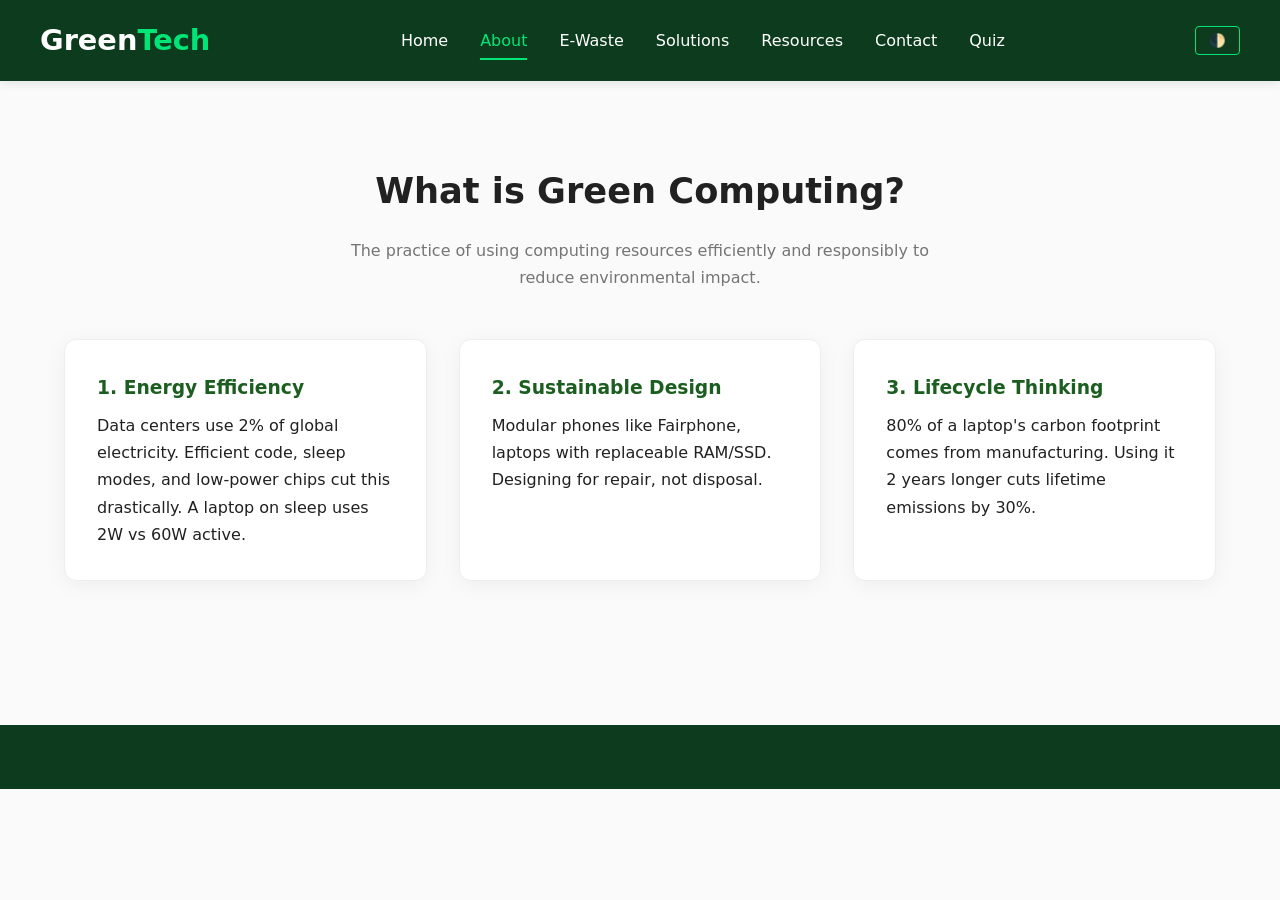
<file: about.html>
<!DOCTYPE html>
<html lang="en">

<head>
    <meta charset="UTF-8">
    <meta name="viewport" content="width=device-width, initial-scale=1.0">
    <title>About Green Computing | GreenTech Buea</title>
    <link rel="stylesheet" href="css/style.css">
</head>

<body>
    <header>
        <div class="container nav">
            <div class="logo">Green<span>Tech</span></div>
            <nav>
                <ul>
                    <li><a href="index.html" target="_blank">Home</a></li>
                    <li><a href="about.html" target="_blank">About</a></li>
                    <li><a href="ewaste.html" target="_blank">E-Waste</a></li>
                    <li><a href="solutions.html" target="_blank">Solutions</a></li>
                    <li><a href="resources.html" target="_blank">Resources</a></li>
                    <li><a href="contact.html" target="_blank">Contact</a></li>
                    <li><a href="quiz.html" target="_blank">Quiz</a></li>
                </ul>
            </nav>
            <button class="theme-toggle" onclick="toggleDarkMode()">🌓</button>
        </div>
    </header>

    <section>
        <div class="container">
            <h2>What is Green Computing?</h2>
            <p class="section-subtitle">The practice of using computing resources efficiently and responsibly to reduce environmental impact.</p>

            <div class="grid-3">
                <div class="card">
                    <h3>1. Energy Efficiency</h3>
                    <p>Data centers use 2% of global electricity. Efficient code, sleep modes, and low-power chips cut this drastically. A laptop on sleep uses 2W vs 60W active.</p>
                </div>
                <div class="card">
                    <h3>2. Sustainable Design</h3>
                    <p>Modular phones like Fairphone, laptops with replaceable RAM/SSD. Designing for repair, not disposal.</p>
                </div>
                <div class="card">
                    <h3>3. Lifecycle Thinking</h3>
                    <p>80% of a laptop's carbon footprint comes from manufacturing. Using it 2 years longer cuts lifetime emissions by 30%.</p>
                </div>
            </div>
        </div>
    </section>

    <footer>
        <!-- Same footer as index.html -->
    </footer>
    <script src="js/main.js"></script>
</body>

</html>
</file>
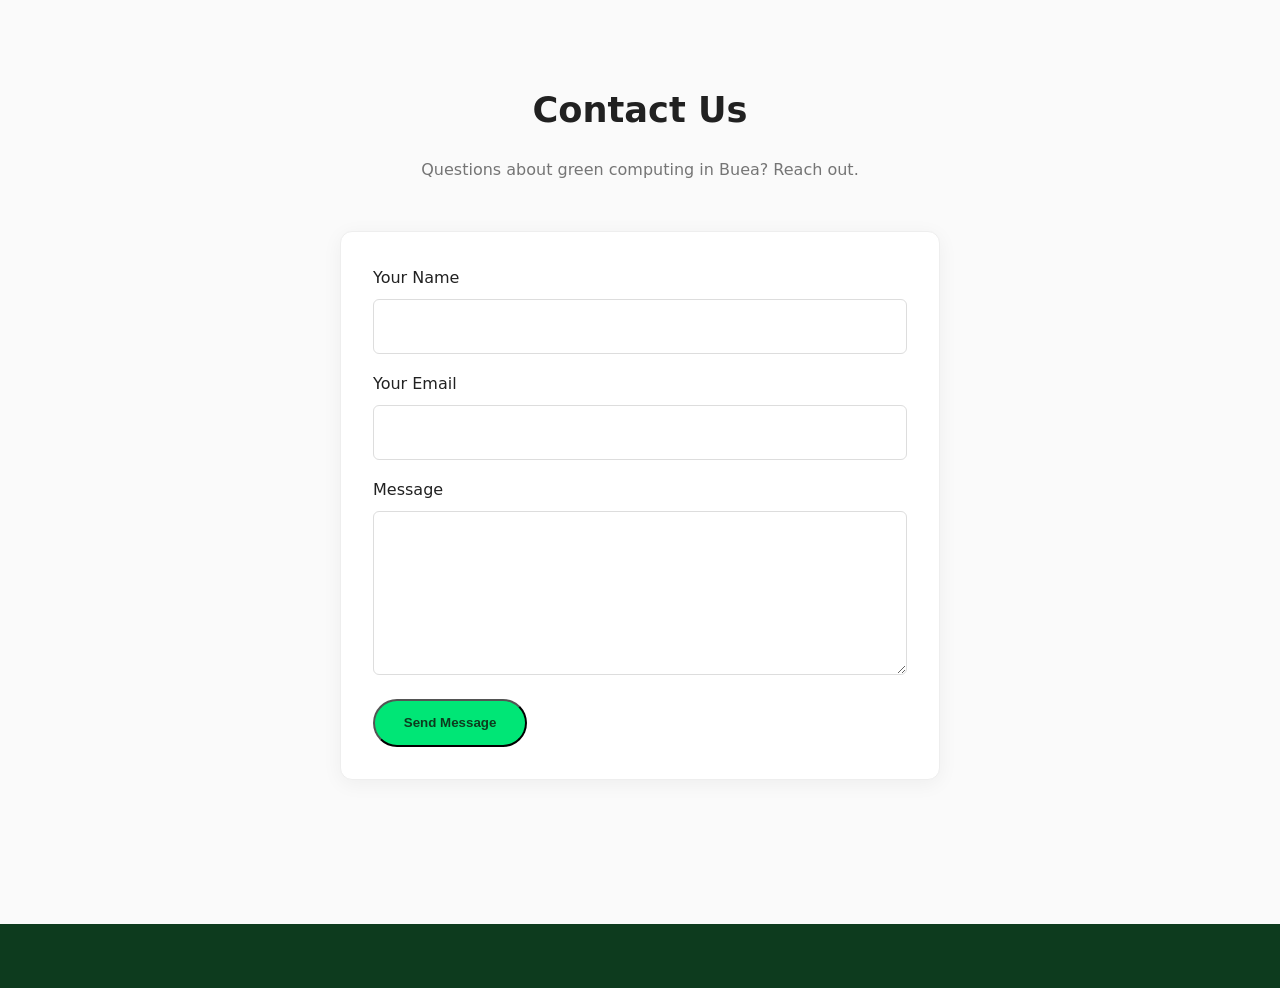
<file: contact.html>
<!DOCTYPE html>
<html lang="en">

<head>
    <meta charset="UTF-8">
    <meta name="viewport" content="width=device-width, initial-scale=1.0">
    <title>Contact | GreenTech Buea</title>
    <link rel="stylesheet" href="css/style.css">
</head>

<body>
    <header>
        <!-- Same header -->
    </header>

    <section>
        <div class="container">
            <h2>Contact Us</h2>
            <p class="section-subtitle">Questions about green computing in Buea? Reach out.</p>

            <div class="card" style="max-width: 600px; margin: 0 auto;">
                <form action="https://formspree.io/f/maqvqzqr" method="POST">
                    <label>Your Name</label>
                    <input type="text" name="name" required>

                    <label>Your Email</label>
                    <input type="email" name="_replyto" required>

                    <label>Message</label>
                    <textarea name="message" rows="5" required></textarea>

                    <!-- Anti-spam field - hidden from humans -->
                    <input type="text" name="_gotcha" style="display:none">

                    <button type="submit" class="btn">Send Message</button>
                </form>
            </div>

    </section>

    <footer>
        <!-- Same footer -->
    </footer>
    <script src="js/main.js"></script>
</body>

</html>
</file>
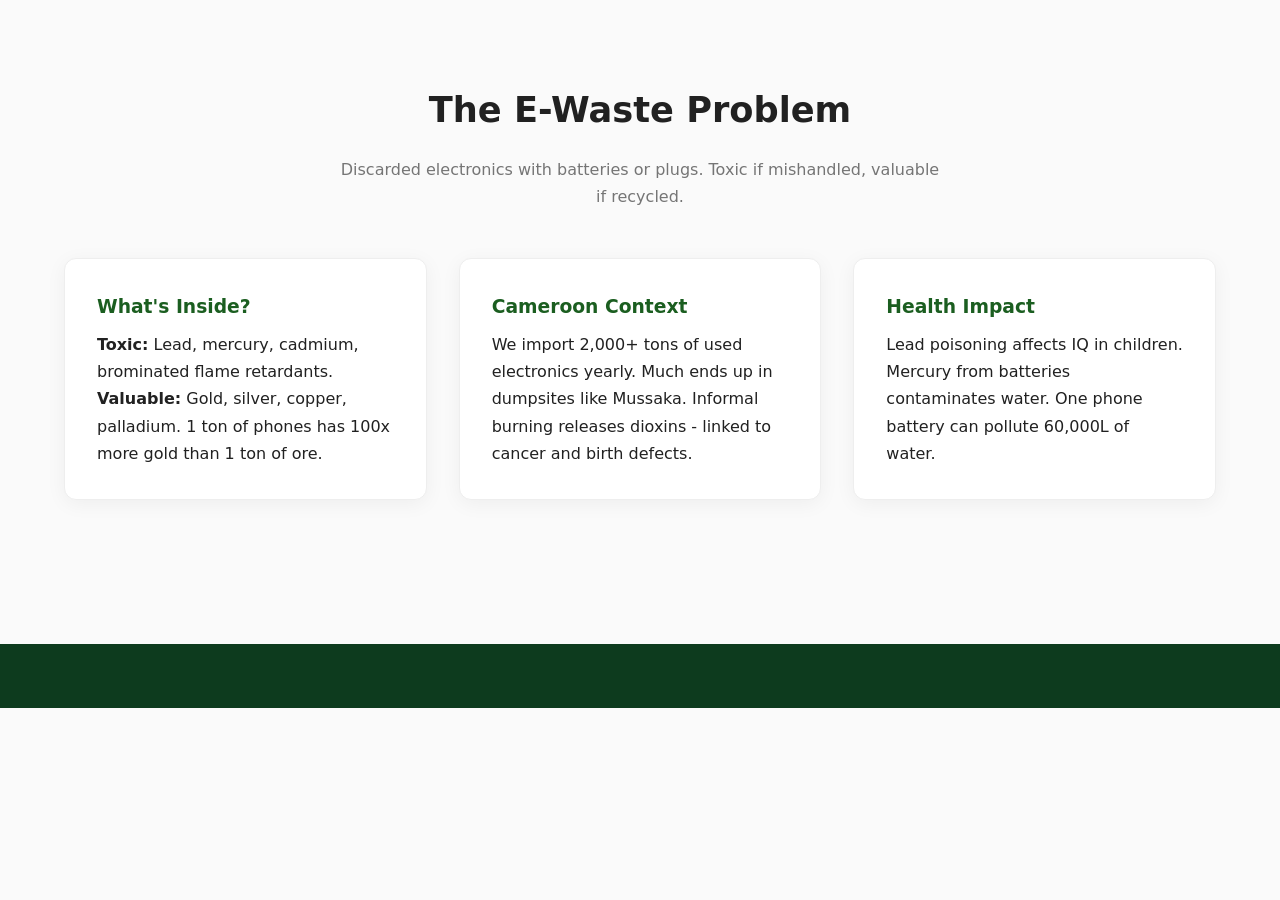
<file: ewaste.html>
<!DOCTYPE html>
<html lang="en">

<head>
    <meta charset="UTF-8">
    <meta name="viewport" content="width=device-width, initial-scale=1.0">
    <title>E-Waste Crisis | GreenTech Buea</title>
    <link rel="stylesheet" href="css/style.css">
</head>

<body>
    <header>
        <!-- Same header -->
    </header>

    <section>
        <div class="container">
            <h2>The E-Waste Problem</h2>
            <p class="section-subtitle">Discarded electronics with batteries or plugs. Toxic if mishandled, valuable if recycled.</p>

            <div class="grid-3">
                <div class="card">
                    <h3>What's Inside?</h3>
                    <p><strong>Toxic:</strong> Lead, mercury, cadmium, brominated flame retardants.<br>
                        <strong>Valuable:</strong> Gold, silver, copper, palladium. 1 ton of phones has 100x more gold than 1 ton of ore.</p>
                </div>
                <div class="card">
                    <h3>Cameroon Context</h3>
                    <p>We import 2,000+ tons of used electronics yearly. Much ends up in dumpsites like Mussaka. Informal burning releases dioxins - linked to cancer and birth defects.</p>
                </div>
                <div class="card">
                    <h3>Health Impact</h3>
                    <p>Lead poisoning affects IQ in children. Mercury from batteries contaminates water. One phone battery can pollute 60,000L of water.</p>
                </div>
            </div>
        </div>
    </section>

    <footer>
        <!-- Same footer -->
    </footer>
    <script src="js/main.js"></script>
</body>

</html>
</file>
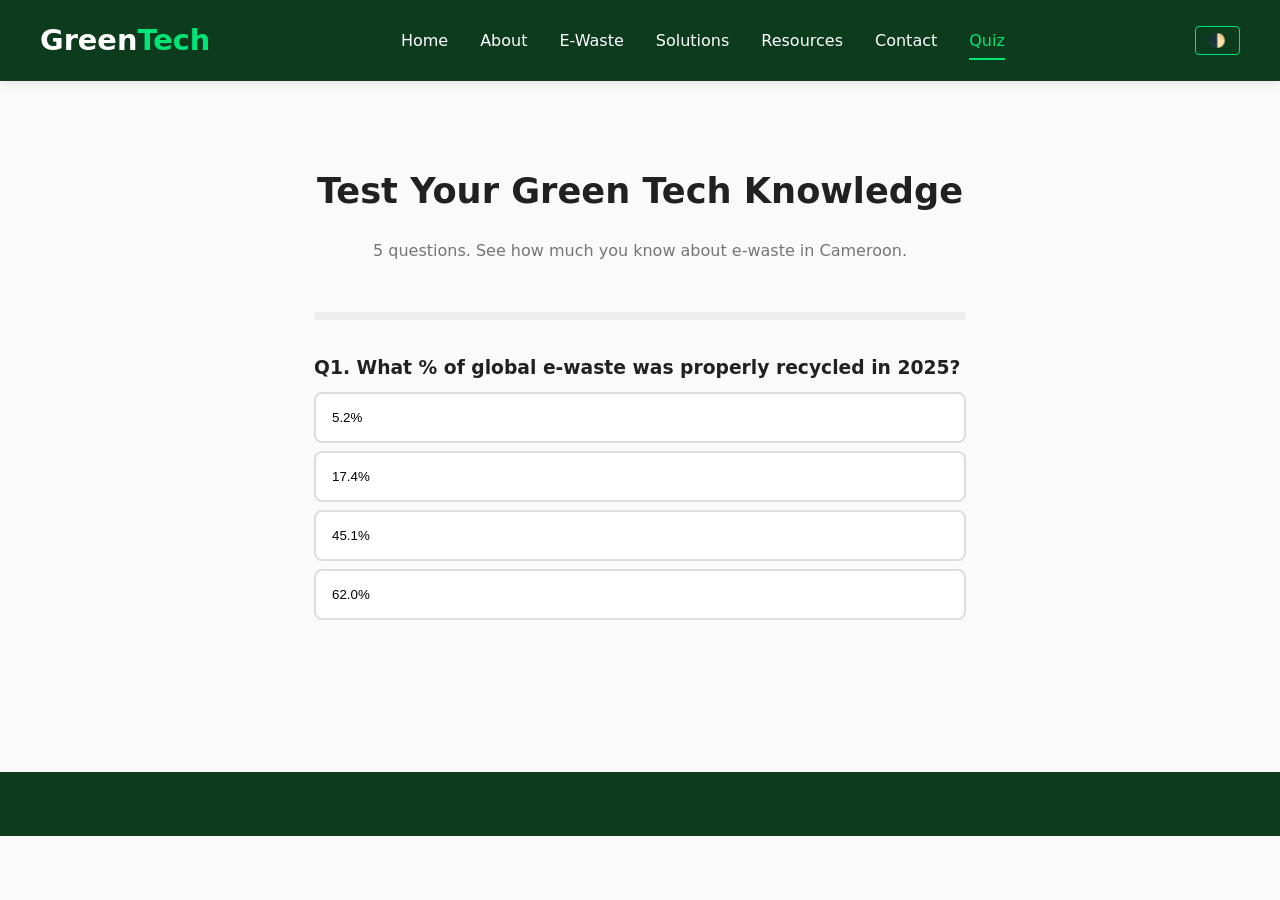
<file: quiz.html>
<!DOCTYPE html>
<html lang="en">

<head>
    <meta charset="UTF-8">
    <meta name="viewport" content="width=device-width, initial-scale=1.0">
    <title>Green Computing Quiz | GreenTech Buea</title>
    <link rel="stylesheet" href="css/style.css">
    <style>
        .quiz-container {
            max-width: 700px;
            margin: 0 auto;
        }
        
        .question {
            display: none;
        }
        
        .question.active {
            display: block;
        }
        
        .options button {
            display: block;
            width: 100%;
            text-align: left;
            background: white;
            border: 2px solid #ddd;
            padding: 1rem;
            margin: 0.5rem 0;
            border-radius: 8px;
            cursor: pointer;
            transition: 0.2s;
        }
        
        body.dark.options button {
            background: var(--gray-800);
            border-color: #444;
        }
        
        .options button:hover {
            border-color: var(--green-500);
        }
        
        .options button.correct {
            background: #c8e6c9;
            border-color: #2e7d32;
        }
        
        .options button.wrong {
            background: #ffcdd2;
            border-color: #c62828;
        }
        
        #quiz-result {
            display: none;
            text-align: center;
        }
        
        .progress {
            height: 8px;
            background: #eee;
            border-radius: 4px;
            margin: 2rem 0;
        }
        
        .progress-bar {
            height: 100%;
            background: var(--accent);
            width: 0%;
            border-radius: 4px;
            transition: 0.3s;
        }
    </style>
</head>

<body>
    <header>
        <div class="container nav">
            <div class="logo">Green<span>Tech</span></div>
            <nav>
                <ul>
                    <li><a href="index.html">Home</a></li>
                    <li><a href="about.html">About</a></li>
                    <li><a href="ewaste.html">E-Waste</a></li>
                    <li><a href="solutions.html">Solutions</a></li>
                    <li><a href="resources.html">Resources</a></li>
                    <li><a href="contact.html">Contact</a></li>
                    <li><a href="quiz.html">Quiz</a></li>
                </ul>
            </nav>
            <button class="theme-toggle" onclick="toggleDarkMode()">🌓</button>
        </div>
    </header>

    <section>
        <div class="container quiz-container">
            <h2>Test Your Green Tech Knowledge</h2>
            <p class="section-subtitle">5 questions. See how much you know about e-waste in Cameroon.</p>

            <div class="progress">
                <div class="progress-bar" id="progress"></div>
            </div>

            <div id="quiz-box"></div>

            <div id="quiz-result">
                <h3>Your Score: <span id="score"></span>/5</h3>
                <p id="result-message"></p>
                <button class="btn" onclick="restartQuiz()">Try Again</button>
                <a href="solutions.html" class="btn" style="background:var(--green-700); margin-left:1rem;">Learn More</a>
            </div>
        </div>
    </section>

    <footer>
        <!-- Same footer as other pages -->
    </footer>
    <script src="js/main.js"></script>
    <script>
        const quizData = [{
            q: "What % of global e-waste was properly recycled in 2025?",
            options: ["5.2%", "17.4%", "45.1%", "62.0%"],
            answer: 1,
            explain: "Only 17.4% was documented as formally recycled. The rest is dumped, burned, or hoarded."
        }, {
            q: "Which item is NOT considered e-waste?",
            options: ["Broken laptop", "Dead phone battery", "Plastic water bottle", "Old printer"],
            answer: 2,
            explain: "E-waste = electronics with a plug or battery. Water bottles are plastic waste, not e-waste."
        }, {
            q: "How much of a laptop's total CO₂ footprint comes from manufacturing it?",
            options: ["~20%", "~50%", "~80%", "~5%"],
            answer: 2,
            explain: "About 80% comes from mining, factories, and shipping. That's why using devices longer matters most."
        }, {
            q: "Where can you safely drop off e-waste in Molyko, Buea?",
            options: ["Any roadside bin", "MTN Service Center", "Burn it behind your house", "Buea Town market"],
            answer: 1,
            explain: "MTN and Orange shops in Buea have e-waste collection. Never burn it - releases toxic fumes."
        }, {
            q: "Dark mode on OLED phones saves energy because...",
            options: ["Black pixels use less power", "The phone runs slower", "It blocks internet", "Green color is efficient"],
            answer: 0,
            explain: "On OLED screens, black pixels are actually turned off. So dark mode can save 10-30% battery."
        }];

        let currentQ = 0,
            score = 0;

        function loadQuiz() {
            const box = document.getElementById('quiz-box');
            box.innerHTML = '';
            quizData.forEach((item, i) => {
                        const div = document.createElement('div');
                        div.className = 'question' + (i === 0 ? ' active' : '');
                        div.innerHTML = `
                    <h3>Q${i+1}. ${item.q}</h3>
                    <div class="options">
                        ${item.options.map((opt, j) =>
                            `<button onclick="checkAnswer(${i}, ${j}, this)">${opt}</button>`
                        ).join('')}
                    </div>
                    <p class="explain" style="display:none; margin-top:1rem; color:var(--text-light);"></p>
                `;
                box.appendChild(div);
            });
            updateProgress();
        }

        function checkAnswer(qIndex, optIndex, btn) {
            const question = quizData[qIndex];
            const buttons = btn.parentNode.querySelectorAll('button');
            const explain = btn.parentNode.nextElementSibling;

            buttons.forEach(b => b.disabled = true);

            if (optIndex === question.answer) {
                btn.classList.add('correct');
                score++;
            } else {
                btn.classList.add('wrong');
                buttons[question.answer].classList.add('correct');
            }

            explain.textContent = question.explain;
            explain.style.display = 'block';

            setTimeout(() => {
                if (currentQ < quizData.length - 1) {
                    document.querySelectorAll('.question')[currentQ].classList.remove('active');
                    currentQ++;
                    document.querySelectorAll('.question')[currentQ].classList.add('active');
                    updateProgress();
                } else {
                    showResult();
                }
            }, 1500);
        }

        function updateProgress() {
            document.getElementById('progress').style.width = `${(currentQ / quizData.length) * 100}%`;
        }

        function showResult() {
            document.getElementById('quiz-box').style.display = 'none';
            document.getElementById('quiz-result').style.display = 'block';
            document.getElementById('score').textContent = score;

            let msg = '';
            if (score === 5) msg = "Perfect! You're a Green Tech guru. Share this with friends in Buea.";
            else if (score >= 3) msg = "Nice! You know your stuff. Check the Solutions page to level up.";
            else msg = "Good start! Read the About and E-Waste pages, then try again.";
            document.getElementById('result-message').textContent = msg;
            document.getElementById('progress').style.width = '100%';
        }

        function restartQuiz() {
            currentQ = 0; score = 0;
            document.getElementById('quiz-result').style.display = 'none';
            document.getElementById('quiz-box').style.display = 'block';
            loadQuiz();
        }

        document.addEventListener('DOMContentLoaded', loadQuiz);
    </script>
</body>

</html>
</file>
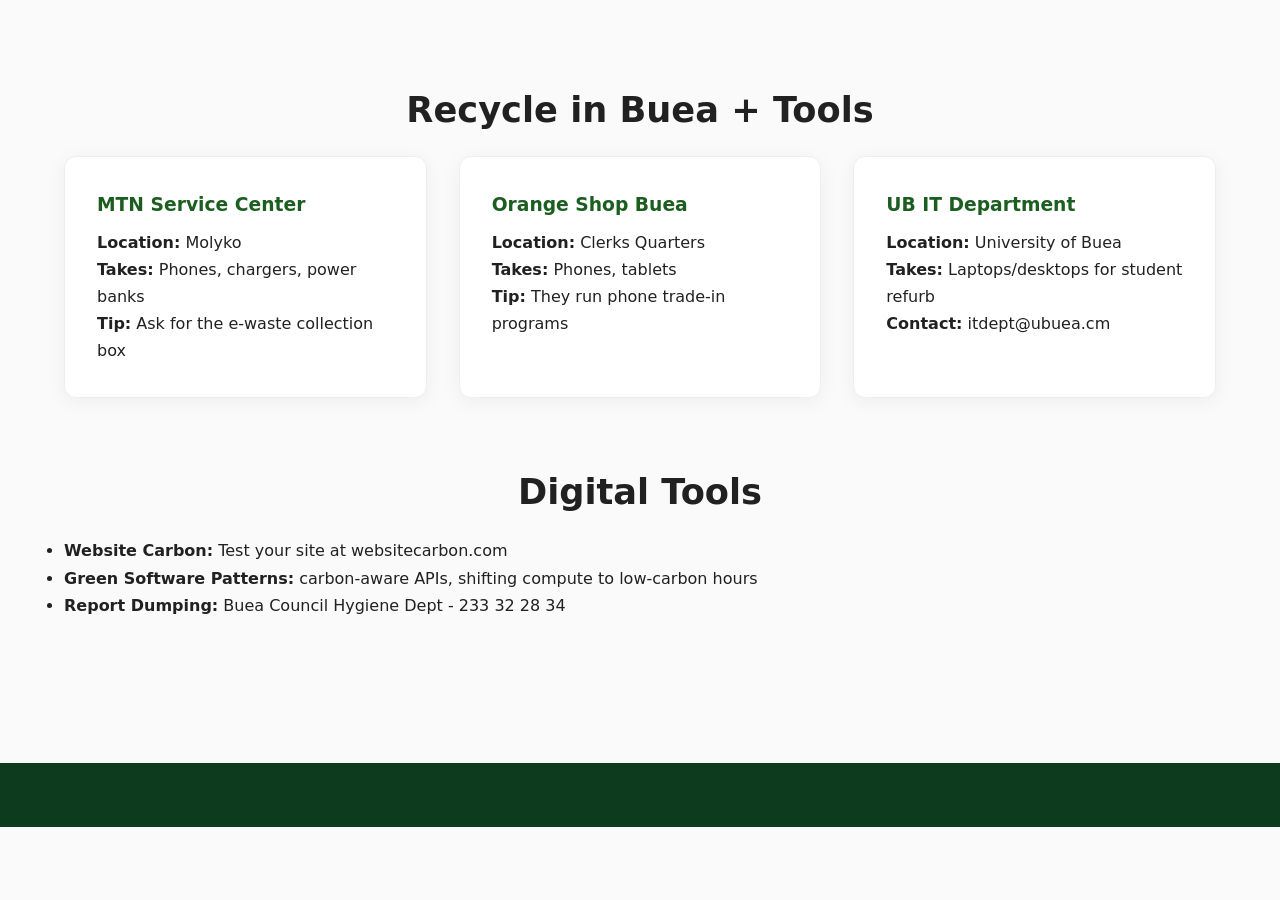
<file: resources.html>
<!DOCTYPE html>
<html lang="en">

<head>
    <meta charset="UTF-8">
    <meta name="viewport" content="width=device-width, initial-scale=1.0">
    <title>Resources | GreenTech Buea</title>
    <link rel="stylesheet" href="css/style.css">
</head>

<body>
    <header>
        <!-- Same header -->
    </header>

    <section>
        <div class="container">
            <h2>Recycle in Buea + Tools</h2>
            <div class="grid-3">
                <div class="card">
                    <h3>MTN Service Center</h3>
                    <p><strong>Location:</strong> Molyko<br>
                        <strong>Takes:</strong> Phones, chargers, power banks<br>
                        <strong>Tip:</strong> Ask for the e-waste collection box</p>
                </div>
                <div class="card">
                    <h3>Orange Shop Buea</h3>
                    <p><strong>Location:</strong> Clerks Quarters<br>
                        <strong>Takes:</strong> Phones, tablets<br>
                        <strong>Tip:</strong> They run phone trade-in programs</p>
                </div>
                <div class="card">
                    <h3>UB IT Department</h3>
                    <p><strong>Location:</strong> University of Buea<br>
                        <strong>Takes:</strong> Laptops/desktops for student refurb<br>
                        <strong>Contact:</strong> itdept@ubuea.cm</p>
                </div>
            </div>

            <h2 style="margin-top:4rem;">Digital Tools</h2>
            <ul>
                <li><strong>Website Carbon:</strong> Test your site at websitecarbon.com</li>
                <li><strong>Green Software Patterns:</strong> carbon-aware APIs, shifting compute to low-carbon hours</li>
                <li><strong>Report Dumping:</strong> Buea Council Hygiene Dept - 233 32 28 34</li>
            </ul>
        </div>
    </section>

    <footer>
        <!-- Same footer -->
    </footer>
    <script src="js/main.js"></script>
</body>

</html>
</file>
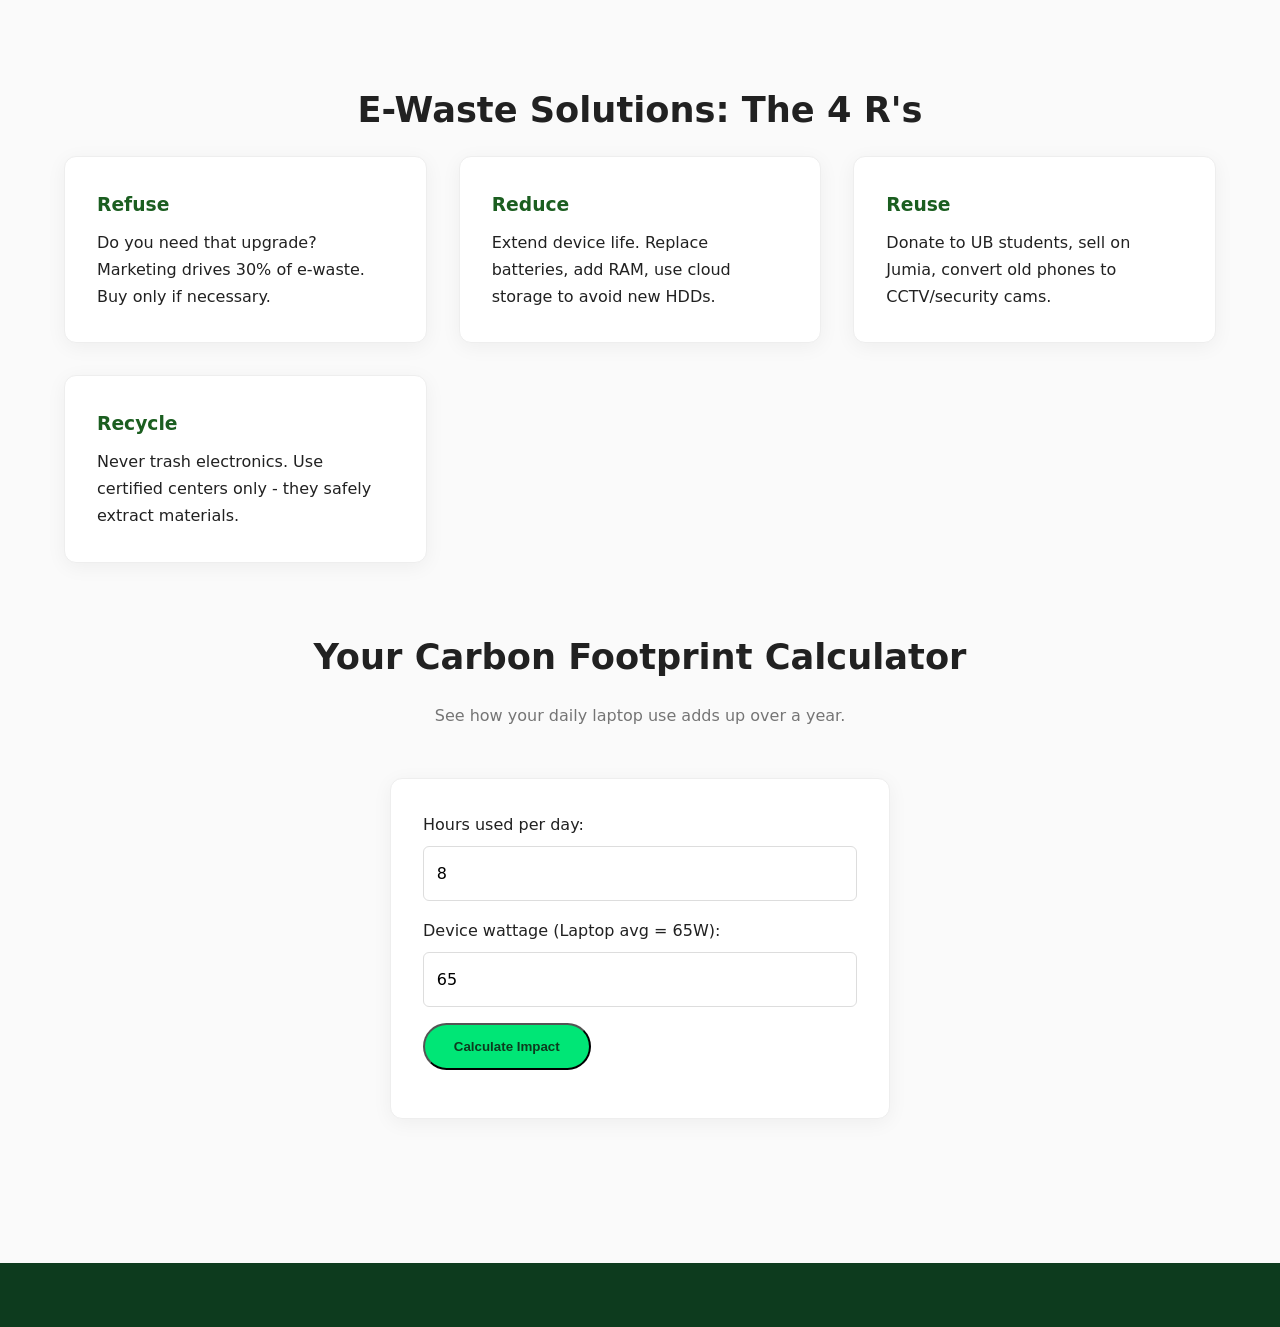
<file: solutions.html>
<!DOCTYPE html>
<html lang="en">

<head>
    <meta charset="UTF-8">
    <meta name="viewport" content="width=device-width, initial-scale=1.0">
    <title>Solutions | GreenTech Buea</title>
    <link rel="stylesheet" href="css/style.css">
</head>

<body>
    <header>
        <!-- Same header -->
    </header>

    <section>
        <div class="container">
            <h2>E-Waste Solutions: The 4 R's</h2>
            <div class="grid-3">
                <div class="card">
                    <h3>Refuse</h3>
                    <p>Do you need that upgrade? Marketing drives 30% of e-waste. Buy only if necessary.</p>
                </div>
                <div class="card">
                    <h3>Reduce</h3>
                    <p>Extend device life. Replace batteries, add RAM, use cloud storage to avoid new HDDs.</p>
                </div>
                <div class="card">
                    <h3>Reuse</h3>
                    <p>Donate to UB students, sell on Jumia, convert old phones to CCTV/security cams.</p>
                </div>
                <div class="card">
                    <h3>Recycle</h3>
                    <p>Never trash electronics. Use certified centers only - they safely extract materials.</p>
                </div>
            </div>

            <h2 style="margin-top:4rem;">Your Carbon Footprint Calculator</h2>
            <p class="section-subtitle">See how your daily laptop use adds up over a year.</p>
            <div class="card" style="max-width:500px; margin:0 auto;">
                <label>Hours used per day:</label>
                <input type="number" id="hours" value="8">
                <label>Device wattage (Laptop avg = 65W):</label>
                <input type="number" id="watts" value="65">
                <button class="btn" onclick="calculateCO2()">Calculate Impact</button>
                <p id="calc-result" style="margin-top:1rem;"></p>
            </div>
        </div>
    </section>

    <footer>
        <!-- Same footer -->
    </footer>
    <script src="js/main.js"></script>
</body>

</html>
</file>
<file: css/style.css>
:root {
    --green-900: #0d3b1e;
    --green-700: #1b5e20;
    --green-500: #2e7d32;
    --green-100: #e8f5e9;
    --accent: #00e676;
    --gray-900: #121212;
    --gray-800: #1e1e1e;
    --gray-100: #f5f5f5;
    --gray-50: #fafafa;
    --text: #212121;
    --text-light: #757575;
}

* {
    margin: 0;
    padding: 0;
    box-sizing: border-box;
}

body {
    font-family: 'Inter', system-ui, -apple-system, sans-serif;
    line-height: 1.7;
    background: var(--gray-50);
    color: var(--text);
    transition: background 0.3s, color 0.3s;
}

body.dark {
    background: var(--gray-900);
    color: var(--gray-100);
    --text: #e0e0e0;
    --text-light: #bdbdbd;
}

.container {
    max-width: 1200px;
    margin: 0 auto;
    padding: 0 1.5rem;
}


/* Header */

header {
    background: var(--green-900);
    position: sticky;
    top: 0;
    z-index: 1000;
    box-shadow: 0 2px 10px rgba(0, 0, 0, 0.1);
}

.nav {
    display: flex;
    justify-content: space-between;
    align-items: center;
    padding: 1rem 0;
}

.logo {
    font-size: 1.8rem;
    font-weight: 800;
    color: white;
}

.logo span {
    color: var(--accent);
}

nav ul {
    display: flex;
    list-style: none;
    gap: 2rem;
}

nav a {
    color: white;
    text-decoration: none;
    font-weight: 500;
    padding: 0.5rem 0;
    border-bottom: 2px solid transparent;
    transition: 0.2s;
}

nav a:hover,
nav a.active {
    color: var(--accent);
    border-bottom-color: var(--accent);
}

.theme-toggle {
    background: none;
    border: 1px solid var(--accent);
    color: var(--accent);
    padding: 0.4rem 0.8rem;
    border-radius: 4px;
    cursor: pointer;
}


/* Hero */

.hero {
    background: linear-gradient(135deg, rgba(13, 59, 30, 0.9), rgba(46, 125, 50, 0.8)), url('../assets/hero.jpg');
    background-size: cover;
    background-position: center;
    color: white;
    padding: 6rem 0;
}

.hero h1 {
    font-size: clamp(2rem, 5vw, 3.5rem);
    line-height: 1.2;
    margin-bottom: 1rem;
}

.hero p {
    font-size: 1.25rem;
    max-width: 600px;
    margin-bottom: 2rem;
    opacity: 0.9;
}

.btn {
    display: inline-block;
    background: var(--accent);
    color: var(--green-900);
    padding: 0.9rem 1.8rem;
    border-radius: 50px;
    text-decoration: none;
    font-weight: 700;
    transition: 0.2s;
}

.btn:hover {
    transform: translateY(-2px);
    box-shadow: 0 5px 15px rgba(0, 230, 118, 0.4);
}


/* Sections */

section {
    padding: 5rem 0;
}

section h2 {
    font-size: 2.2rem;
    margin-bottom: 1rem;
    text-align: center;
}

.section-subtitle {
    text-align: center;
    color: var(--text-light);
    max-width: 600px;
    margin: 0 auto 3rem;
}

.grid-3 {
    display: grid;
    grid-template-columns: repeat(auto-fit, minmax(320px, 1fr));
    gap: 2rem;
}

.card {
    background: white;
    padding: 2rem;
    border-radius: 12px;
    box-shadow: 0 4px 20px rgba(0, 0, 0, 0.05);
    border: 1px solid #eee;
    transition: 0.3s;
}

body.dark .card {
    background: var(--gray-800);
    border-color: #333;
}

.card:hover {
    transform: translateY(-5px);
}

.card h3 {
    color: var(--green-700);
    margin-bottom: 0.5rem;
}

body.dark .card h3 {
    color: var(--accent);
}


/* Forms */

input,
textarea {
    width: 100%;
    padding: 0.8rem;
    margin: 0.5rem 0 1rem;
    border: 1px solid #ddd;
    border-radius: 6px;
    font: inherit;
}

body.dark input,
body.dark textarea {
    background: var(--gray-800);
    border-color: #444;
    color: var(--gray-100);
}


/* Footer */

footer {
    background: var(--green-900);
    color: #a5d6a7;
    padding: 3rem 0 1rem;
    margin-top: 4rem;
}

.footer-grid {
    display: grid;
    grid-template-columns: repeat(auto-fit, minmax(250px, 1fr));
    gap: 2rem;
    margin-bottom: 2rem;
}

footer a {
    color: var(--accent);
    text-decoration: none;
}

footer .copyright {
    text-align: center;
    padding-top: 2rem;
    border-top: 1px solid rgba(255, 255, 255, 0.1);
    font-size: 0.9rem;
}


/* Mobile */

@media (max-width: 768px) {
    nav ul {
        display: none;
    }
    /* Add hamburger later if needed */
    .hero {
        padding: 4rem 0;
    }
    section {
        padding: 3rem 0;
    }
}
</file>
